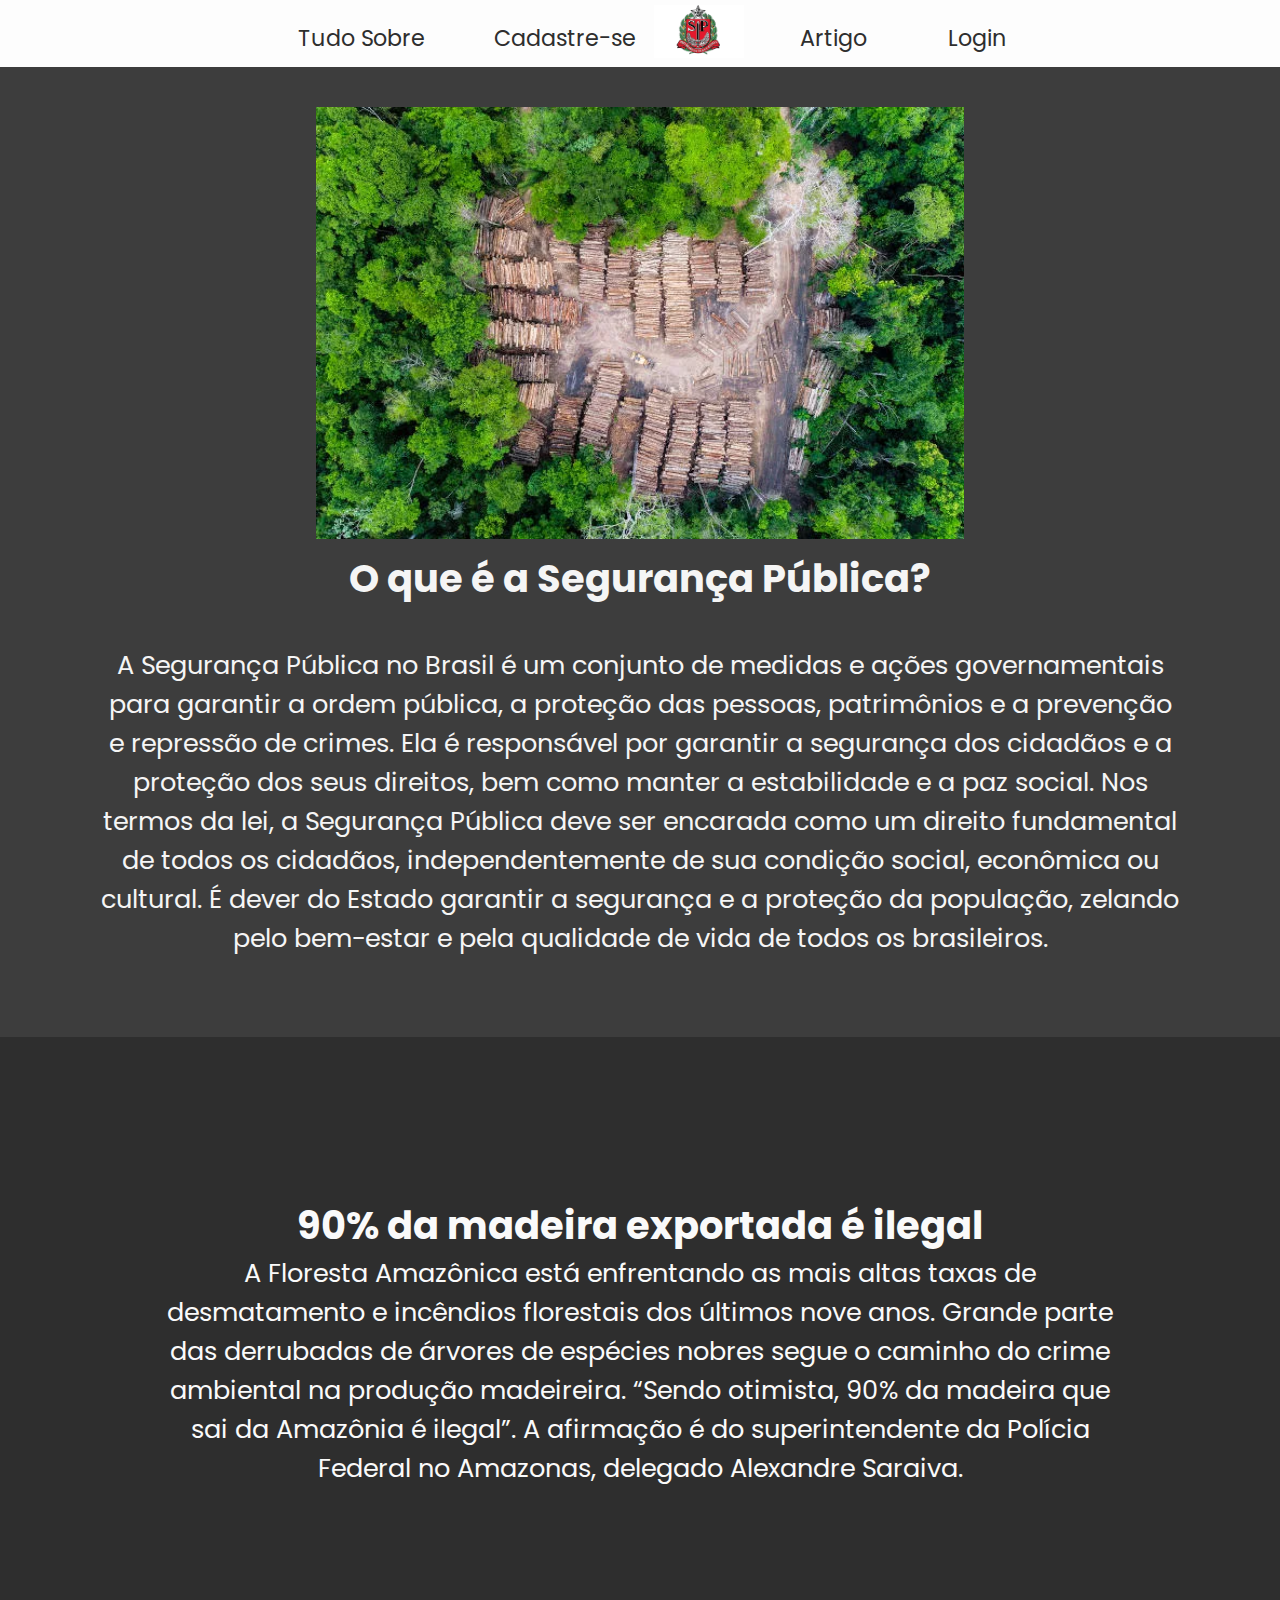
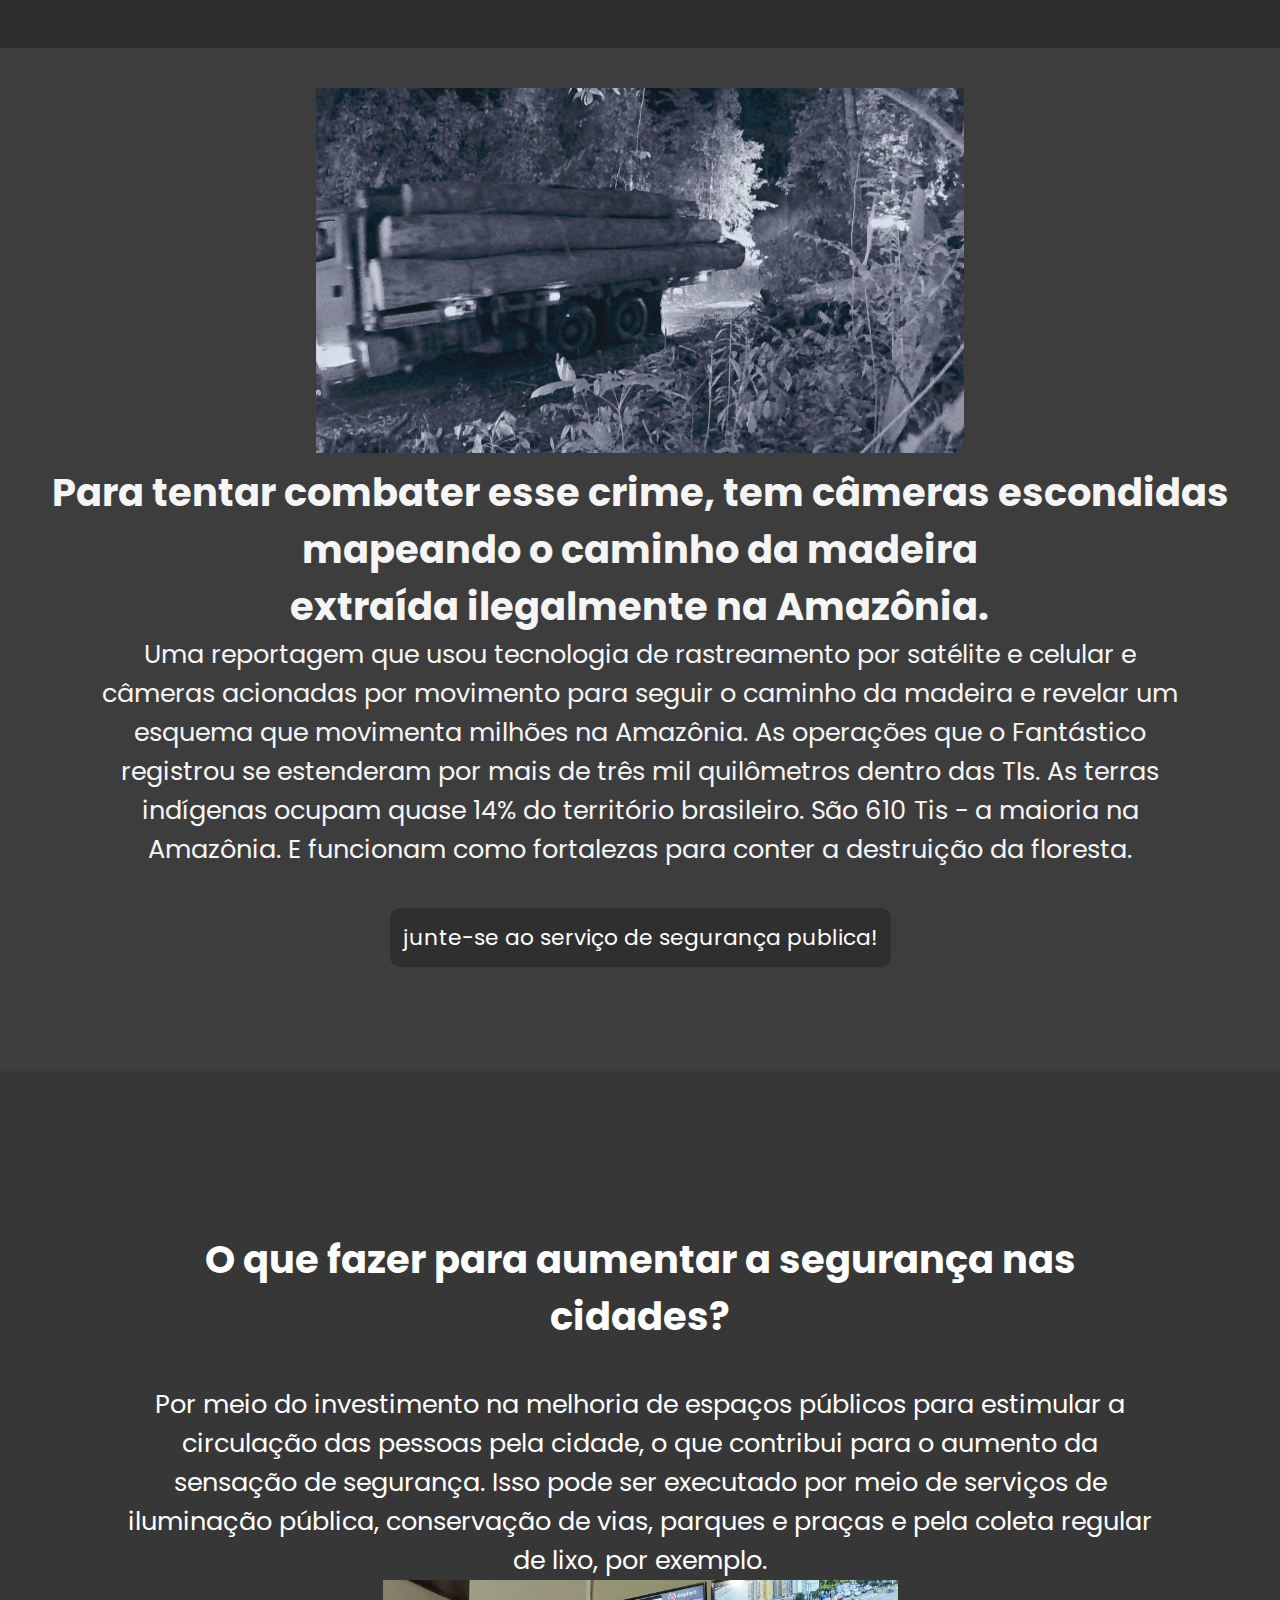
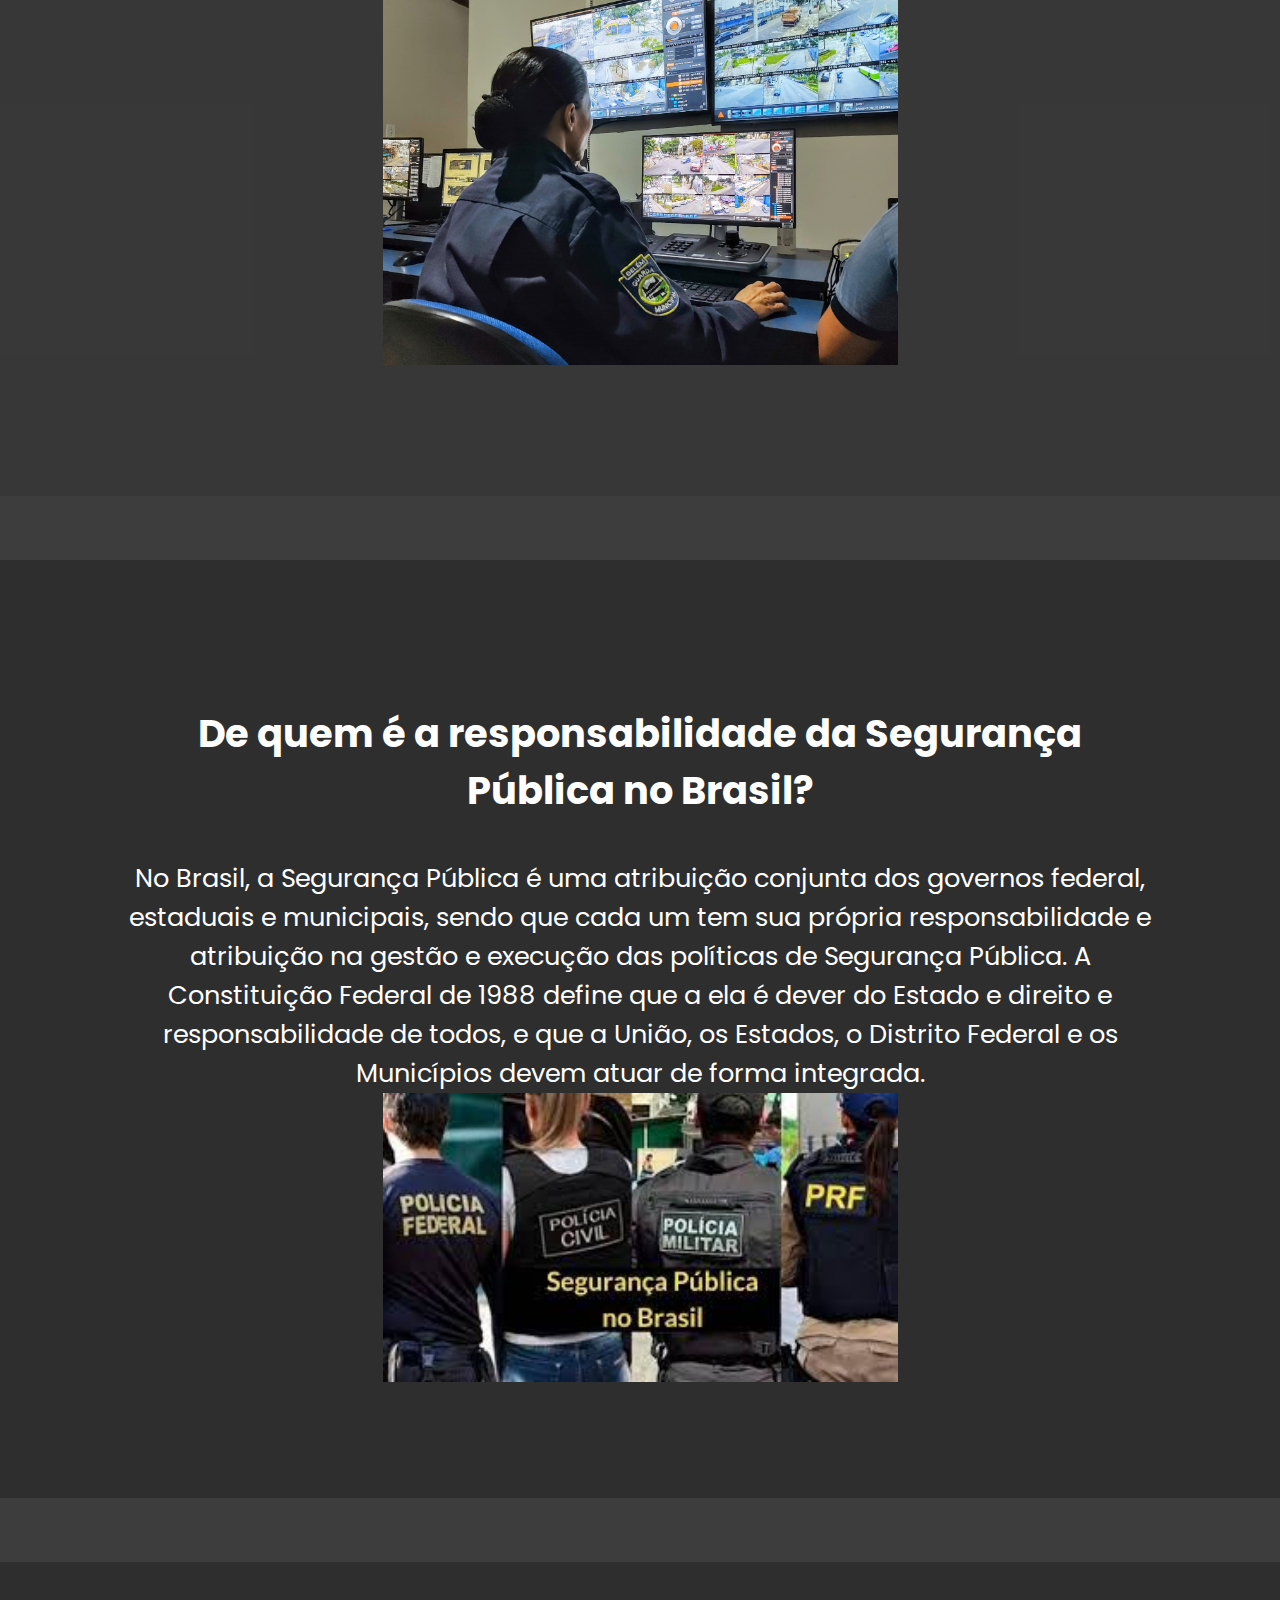
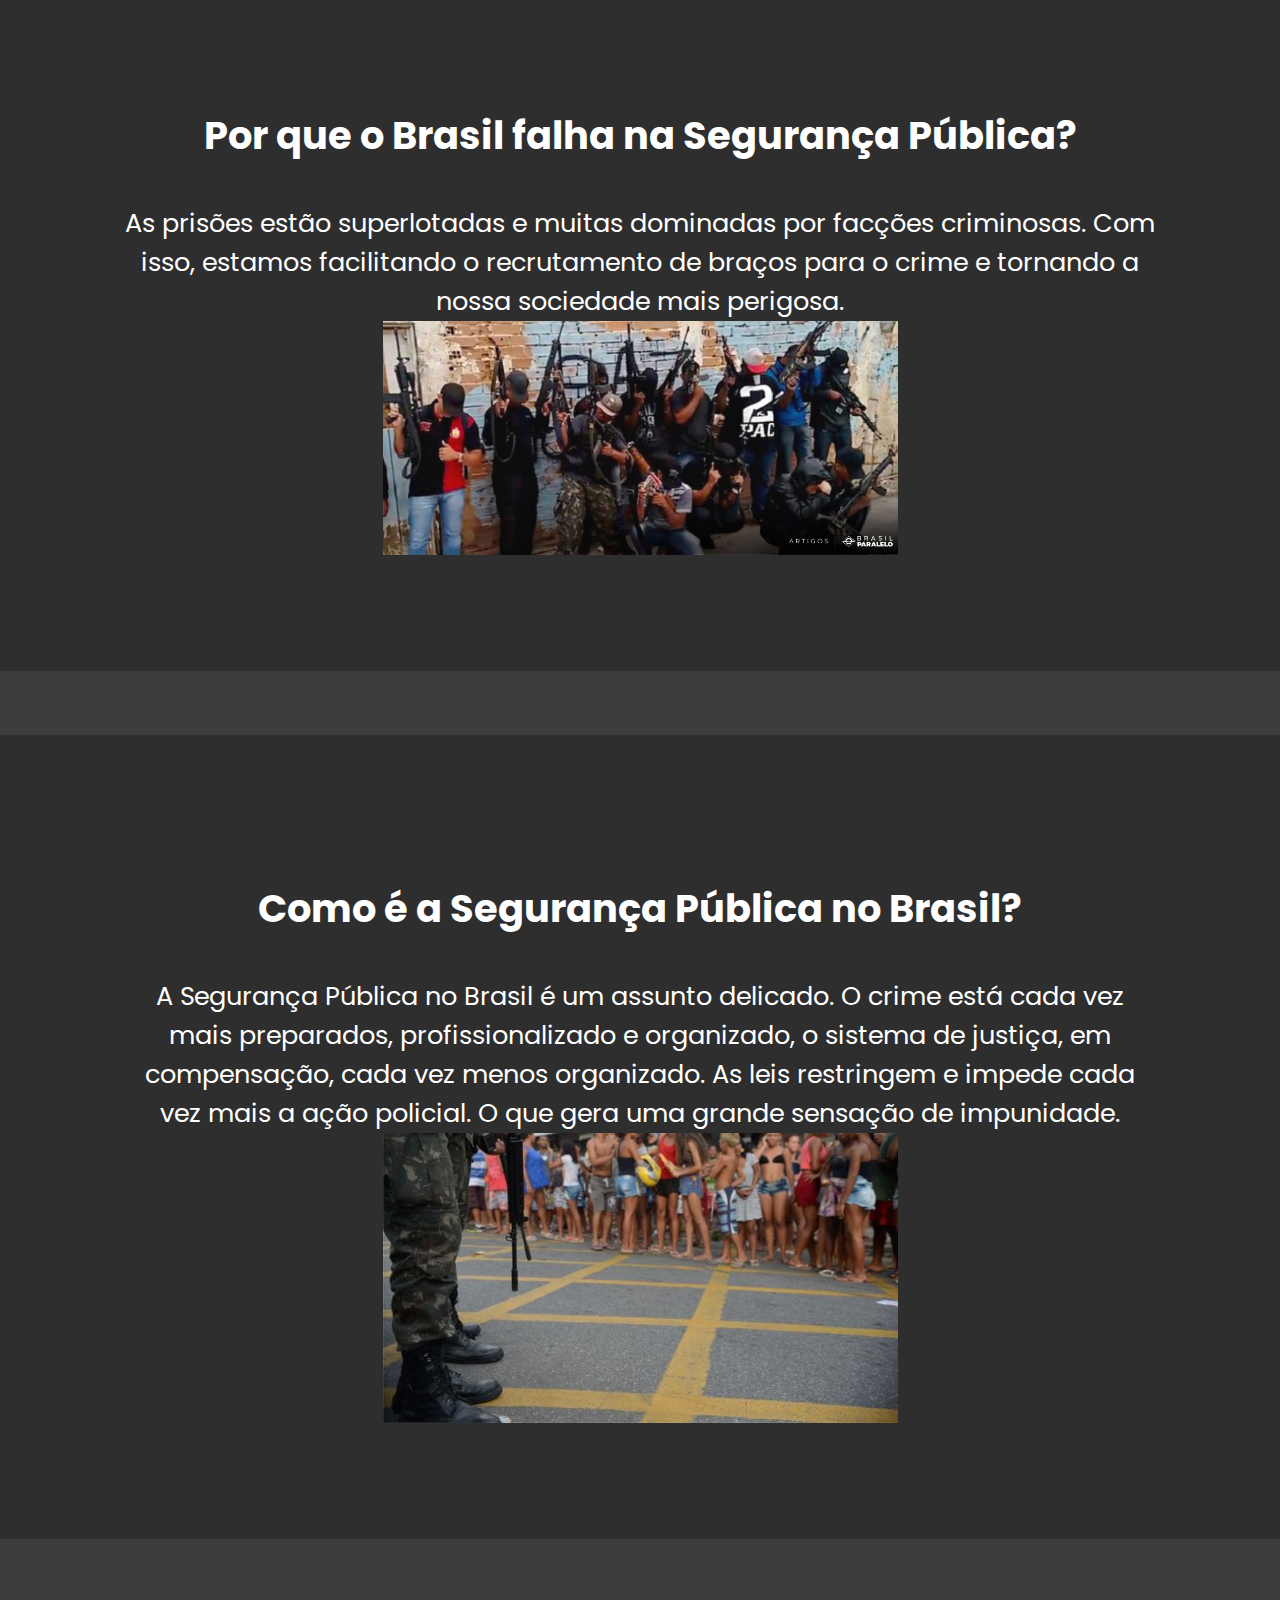
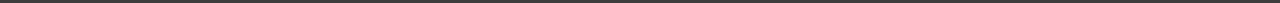
<file: index.html>
<!DOCTYPE html>
<html lang="pt-br">
<head>
    <meta charset="UTF-8">
    <meta http-equiv="X-UA-Compatible" content="IE=edge">
    <meta name="viewport" content="width=device-width, initial-scale=1.0">
    <title>Segurança publica</title>
    <link rel="shortcut icon" href="imagem/logo.png" type="image/x-icon">
    <link rel="stylesheet" href="css/style.css">
    <link rel="preconnect" href="https://fonts.googleapis.com">
<link rel="preconnect" href="https://fonts.gstatic.com" crossorigin>
<link href="https://fonts.googleapis.com/css2?family=Poppins:wght@300&display=swap" rel="stylesheet">
    
</head>
<body>
    <nav id="menu">
        <ul>
           
            <li><a href="paginas/tudoSobre.html">Tudo Sobre</a></li>
            <li><a href="paginas/cadastrese.html">Cadastre-se</a></li>
            <div><a href="index.html"><img src="imagem/logo.png" alt="" width="7%"></a></div>
            <li><a href="paginas/artigos.html">Artigo</a></li>
            <li><a href="paginas/login.html">Login</a></li>
            </ul>
    </nav>
    <div id="inicio">
        <div>
            <img src="imagem/desmatamento.webp" alt="" width="60%" >
             <h1>O que é a Segurança Pública?</h1><br>
             A Segurança Pública no Brasil é um conjunto de medidas e ações governamentais para garantir a ordem pública, a proteção das pessoas, patrimônios e a prevenção e repressão de crimes. Ela é responsável por garantir a segurança dos cidadãos e a proteção dos seus direitos, bem como manter a estabilidade e a paz social. 
Nos termos da lei, a Segurança Pública deve ser encarada como um direito fundamental de todos os cidadãos, independentemente de sua condição social, econômica ou cultural. É dever do Estado garantir a segurança e a proteção da população, zelando pelo bem-estar e pela qualidade de vida de todos os brasileiros. <br><br>
            
        </div> 
       
    </div>
    <aside>
                                                                                                                           
        <main>
            <h2>90% da madeira exportada é ilegal</h2>
            A Floresta Amazônica está enfrentando as mais altas taxas de desmatamento e incêndios florestais dos últimos nove anos. Grande parte das derrubadas de árvores de espécies nobres segue o caminho do crime ambiental na produção madeireira. “Sendo otimista, 90% da madeira que sai da Amazônia é ilegal”. A afirmação é do superintendente da Polícia Federal no Amazonas, delegado Alexandre Saraiva. 
        </main>
    </aside>
    <div id="inicio">
        <div>
            <img src="imagem/cameraarvore.jpg" alt="" width="60%" >
             <p><h1>Para tentar combater esse crime, tem câmeras escondidas<br> mapeando o caminho da madeira<br> extraída ilegalmente na Amazônia. </h1></p>
             Uma reportagem que usou tecnologia de rastreamento por satélite e celular e câmeras acionadas por movimento para seguir o caminho da madeira e revelar um esquema que movimenta milhões na Amazônia. 

As operações que o Fantástico registrou se estenderam por mais de três mil quilômetros dentro das TIs. As terras indígenas ocupam quase 14% do território brasileiro. São 610 Tis - a maioria na Amazônia. E funcionam como fortalezas para conter a destruição da floresta. <br><br>
            
<Ul>
    <li type="none"><a href="paginas/cadastrese.html">junte-se ao serviço de segurança publica!</a></li>
</Ul>
        </div> 
       
    </div>
    <article>
        <div id="aumentarasegurança">    
            
            <div>
                <p><h2>O que fazer para aumentar a segurança nas cidades? </h2>
                Por meio do investimento na melhoria de espaços públicos para estimular a circulação das pessoas pela cidade, o que contribui para o aumento da sensação de segurança. Isso pode ser executado por meio de serviços de iluminação pública, conservação de vias, parques e praças e pela coleta regular de lixo, por exemplo.</p>
                <img src="./imagem/monitoramento.jpg" alt="" width="50%">
            </div>
        </div>
        <div id="responsabilidade">
             <div> 
                <p><h2>De quem é a responsabilidade da Segurança Pública no Brasil?</h2> 
                No Brasil, a Segurança Pública é uma atribuição conjunta dos governos federal, estaduais e municipais, sendo que cada um tem sua própria responsabilidade e atribuição na gestão e execução das políticas de Segurança Pública. A Constituição Federal de 1988 define que a ela é dever do Estado e direito e responsabilidade de todos, e que a União, os Estados, o Distrito Federal e os Municípios devem atuar de forma integrada.</p>
                
                <img src="./imagem/segurançapublica.jpg" alt="" width="50%"> 
             </div>
             
        </div>
        <div id="Brasilfalha">
            
            <div>
                 <P><h2>Por que o Brasil falha na Segurança Pública?</h2>
                 As prisões estão superlotadas e muitas dominadas por facções criminosas. Com isso, estamos facilitando o recrutamento de braços para o crime e tornando a nossa sociedade mais perigosa.</P>
                 <img src="./imagem/falhanasegurança.jpg" alt="" width="50%"> 
            </div> 
        </div>
        <div id="ComoéaSegurança">
            <div>
               <p><h2>Como é a Segurança Pública no Brasil?</h2> 
                A Segurança Pública no Brasil é um assunto delicado. O crime está cada vez mais preparados, profissionalizado e organizado, o sistema de justiça, em compensação, cada vez menos organizado. As leis restringem e impede cada vez mais a ação policial. O que gera uma grande sensação de impunidade.</p>
                <img src="./imagem/comoéasegurança.jpg" alt="" width="50%">  
            </div>
            
        </div>

    </article>
    
</body>
</html>
</file>
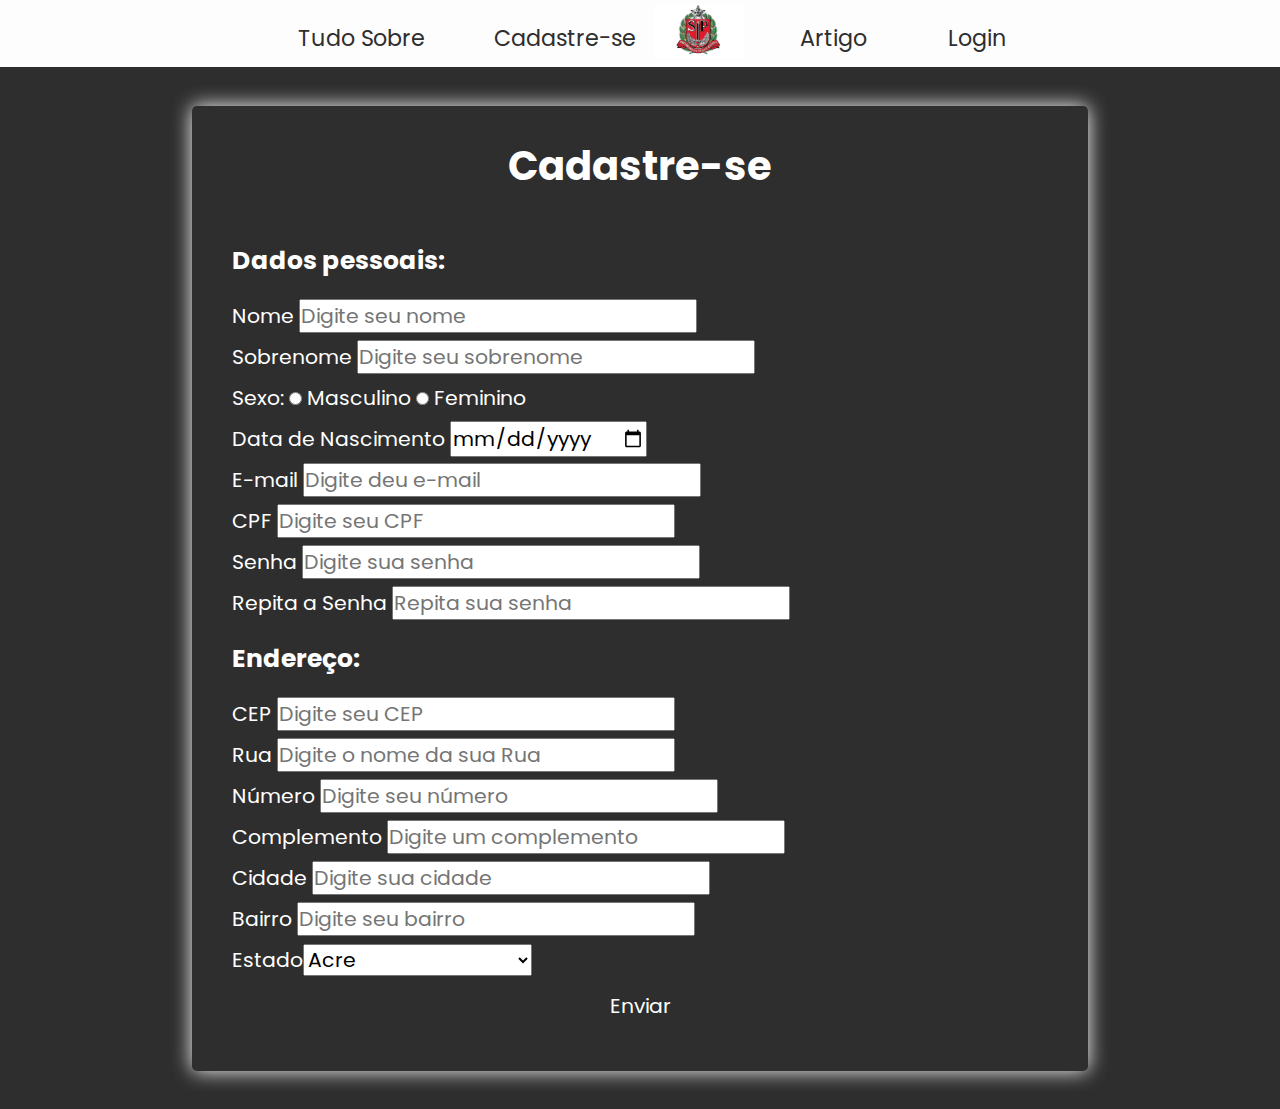
<file: paginas/cadastrese.html>
<!DOCTYPE html>
<html lang="pt-br">
<head>
    <meta charset="UTF-8">
    <meta http-equiv="X-UA-Compatible" content="IE=edge">
    <meta name="viewport" content="width=device-width, initial-scale=1.0">
    <link rel="shortcut icon" href="../imagem/logo.png" type="image/x-icon">
    <link rel="preconnect" href="https://fonts.googleapis.com">
    <link rel="preconnect" href="https://fonts.gstatic.com" crossorigin>
    <link href="https://fonts.googleapis.com/css2?family=Merriweather:wght@300&family=Poppins:wght@300&display=swap" rel="stylesheet">
    <style>
        body {
    font-family: 'Poppins', sans-serif;}
    *{
        margin: 0 auto;
        padding: 0;
        box-sizing: border-box ;
        font-size: 105%;
        font-family: 'poppins', cursive;     
    }
    body{
        background-color: rgba(61, 61, 61);
        background-attachment: fixed;
        background-size: 100%;
    }
    #menu div{
        display: inline;
    }
    
    #menu img{
        
        margin-top: 0.4%;
        margin-bottom: -1%;
    }
       
    #menu{
        background-color: rgb(253, 253, 253);
        text-align: center;
        font-size: 1.5vw;
    }
    #menu ul li{
        display: inline;   
    }
    #menu ul li:last-child{
        float: center;
        padding: 1%; 
        
    }
    #menu ul li a{
        display: inline-block;
        color: rgb(46, 46, 46);
        text-decoration: none;  
        padding: 1%; 
        margin-left: 3%;
     }
     #menu ul li a:hover{
       color: rgb(247, 247, 247);
       text-shadow: 0px 0px 7px rgb(253, 253, 253);
     }
     #menu img:hover{
       text-shadow: 0px 0px 7px rgb(253, 253, 252);
       
       background-image: url(../imagem/logo.png);
       
       
     }
        body{
            background-color: rgba(46,46,46);
            
        }
        form{
                 padding: 40px;
                 background-color:rgba(46,46,46);
                 border-radius: 5px;
                 box-shadow: 0px 0px 20px rgb(253, 253, 253);
                 color:rgb(255, 255, 255);
                 line-height: 40px;
                 margin-block: 3%;
                 width: 70%;        
        }
        form h1{
            font-size: 40px;
            text-align: center;
        }
        form h2{
            font-size: 25px;
            line-height: 70px;
        }
        input[type="button"] {
                background-color: rgba(46,46,46);
                color: #fff;
                border: none;
                padding: 10px;
                border-radius: 5px;
                cursor: pointer;
                text-align: center;
                display: flex;
        }
        input[type="button"]:hover {
                background-color:rgba(46,46,46);
                box-shadow: 0px 0px 20px rgb(255, 255, 255);
        }
        
        
    </style>
    <title>Formulario</title>
</head>
<body>
    <nav id="menu">
        <ul>
            <li><a href="tudoSobre.html">Tudo Sobre</a></li>
            <li><a href="cadastrese.html">Cadastre-se</a></li>
            <div><a href="../index.html"><img src="../imagem/logo.png" alt="" width="7%"></a></div>
            <li><a href="artigos.html">Artigo</a></li>
            <li><a href="login.html">Login</a></li>
        </ul>
    </nav>
    </nav>
    <main>
        <h1></h1>
        <form>
            <form action="cadastresse">
                <h1>Cadastre-se</h1><br>
                <h2>Dados pessoais:</h2>
                    <label for="nome">Nome</label>
                        <input type="name" name="Nome" placeholder="Digite seu nome" id="nome" required=""><br>
        
                    <label for="sobrenome">Sobrenome</label>
                        <input type="name" name="sobrenome" placeholder="Digite seu sobrenome" id="sobrenome" required=""><br>
        
                    <label for="sexo">Sexo:</label>
                        <input type="radio" name="sexo" id="Masculino" value="M" required="">
                    <label for="Masculino">Masculino</label>
                        <input type="radio" name="sexo" id="Feminino" value="F" required="">
                    <label for="Feminino">Feminino</label><br>
        
                    <label for="nascimento">Data de Nascimento</label>
                        <input type="date" name="Data_nascimento" id="nascimento" required=""><br>
        
                    <label for="mail">E-mail</label>
                        <input type="email" name="e-mail" placeholder="Digite deu e-mail" id="mail" required=""><br>
                    
                    <label for="cpf">CPF</label> 
                        <input type="number" name="CPF" placeholder="Digite seu CPF" maxlength="11" minlength="11" id="cpf" required=""><br>
        
                    <label for="senha">Senha</label>
                        <input type="password" placeholder="Digite sua senha" minlength="8" name="senha" id="senha" required=""><br>
        
                    <label for="rsenha">Repita a Senha</label>
                        <input type="password" placeholder="Repita sua senha" minlength="8" name="rsenha" id="rsenha" required=""><br>    
        
                    <h2>Endereço:</h2>
        
                    <label for="cep">CEP</label>
                        <input type="number" name="CEP" placeholder="Digite seu CEP" id="cep" required=""><br>
                    
                    <label for="rua">Rua</label>
                        <input type="text" name="nome_rua" placeholder="Digite o nome da sua Rua" id="rua" required=""><br>
        
                    <label for="n">Número</label>
                        <input type="text" name="numero" placeholder="Digite seu número" id="n" required=""><br>
        
                    <label for="complemento">Complemento</label>
                        <input type="text" name="complemento" placeholder="Digite um complemento" maxlength="50" id="complemento"><br>
                  
                    <label for="cidade">Cidade</label>
                         <input type="text" name="Cidade" placeholder="Digite sua cidade" maxlength="50" minlength="3" id="cidade" required=""><br>
                  
                    <label for="bairro">Bairro</label>
                        <input type="text" name="Bairro" placeholder="Digite seu bairro" maxlength="50" minlength="3" id="bairro" required=""><br>
        
        
                    <label for="estado">Estado</label><select name="Estado" id="estado" required="">
                        <option value="AC">Acre</option>
                        <option value="AL">Alagoas</option>
                        <option value="AP">Amapá</option>
                        <option value="AM">Amazonas</option>
                        <option value="BA">Bahia</option>
                        <option value="CE">Ceará</option>
                        <option value="DF">Distrito Federal</option>
                        <option value="ES">Espírito Santo</option>
                        <option value="GO">Goiás</option>
                        <option value="MA">Maranhão</option>
                        <option value="MT">Mato Grosso</option>
                        <option value="MS">Mato Grosso do Sul</option>
                        <option value="MG">Minas Gerais</option>
                        <option value="PA">Pará</option>
                        <option value="PB">Paraíba</option>
                        <option value="PR">Paraná</option>
                        <option value="PE">Pernambuco</option>
                        <option value="PI">Piauí</option>
                        <option value="RJ">Rio de Janeiro</option>
                        <option value="RN">Rio Grande do Norte</option>
                        <option value="RS">Rio Grande do Sul</option>
                        <option value="RO">Rondônia</option>
                        <option value="RR">Roraima</option>
                        <option value="SC">Santa Catarina</option>
                        <option value="SP">São Paulo</option>
                        <option value="SE">Sergipe</option>
                        <option value="TO">Tocantins</option> 
        
                        </select><input type="button" value="Enviar" onclick="enviar()">  
                                       
                    </form>
            
            

        </select>
        </form>
    </main>
    
</body>
</html>
</file>
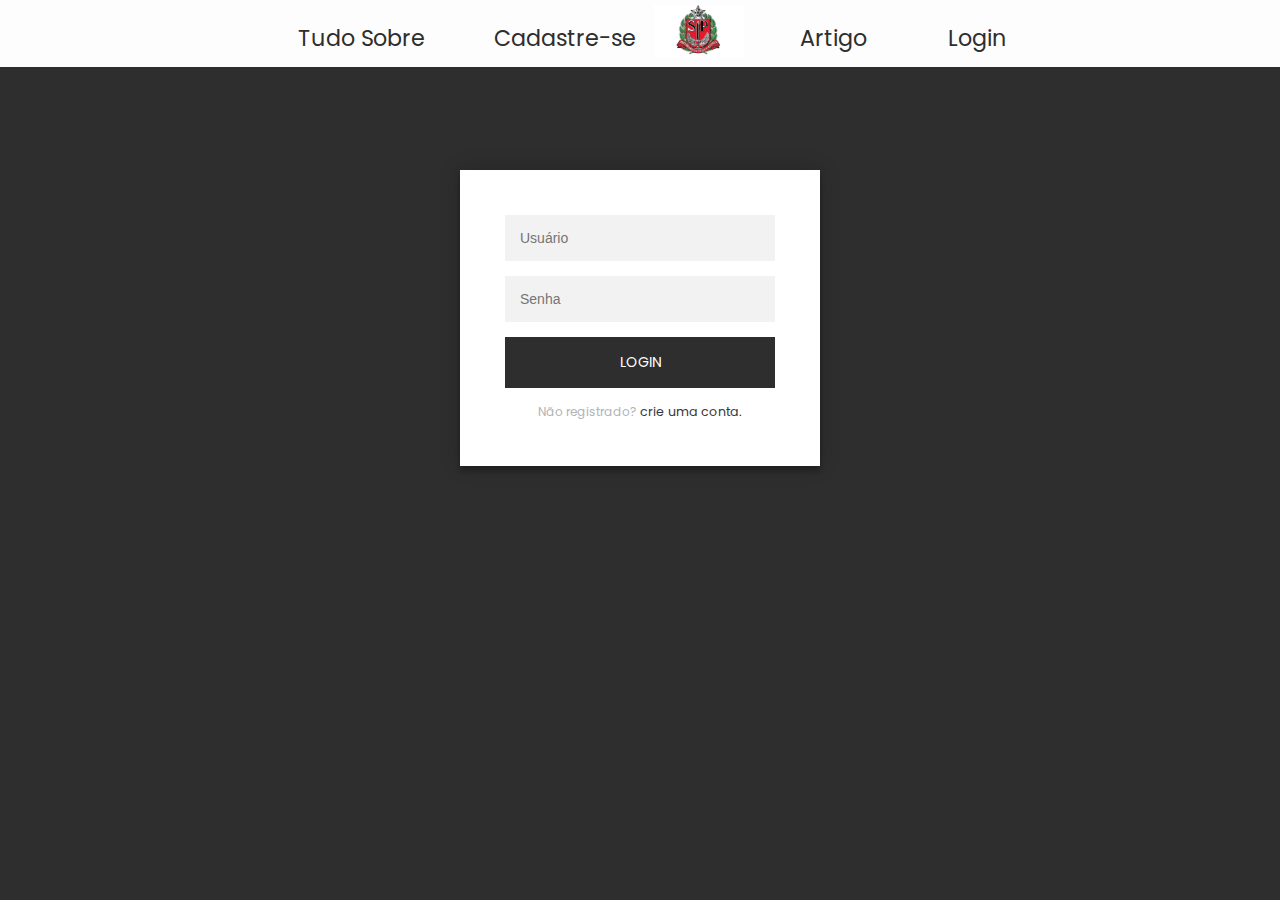
<file: paginas/login.html>
<!DOCTYPE html>
<html lang="pt-br">
<head>
    <meta charset="UTF-8">
    <meta http-equiv="X-UA-Compatible" content="IE=edge">
    <meta name="viewport" content="width=device-width, initial-scale=1.0">
    <link rel="shortcut icon" href="../imagem/logo.png" type="image/x-icon">
    <link rel="preconnect" href="https://fonts.googleapis.com">
<link rel="preconnect" href="https://fonts.gstatic.com" crossorigin>
<link href="https://fonts.googleapis.com/css2?family=Poppins:wght@300&display=swap" rel="stylesheet">
    <title>Login</title>
    
      

<style>
    
body {
    font-family: 'Poppins', sans-serif;}
    *{
        margin: 0 auto;
        padding: 0;
        box-sizing: border-box ;
        font-size: 105%;
        font-family: 'poppins', cursive;     
    }
    body{
        background-color: rgba(61, 61, 61);
       
    }
    #menu div{
        display: inline;
    }
    
    #menu img{
        
        margin-top: 0.4%;
        margin-bottom: -1%;
    }
       
    #menu{
        background-color: rgb(253, 253, 253);
        text-align: center;
        font-size: 1.5vw;
    }
    #menu ul li{
        display: inline;   
    }
    #menu ul li:last-child{
        float: center;
        padding: 1%; 
        
    }
    #menu ul li a{
        display: inline-block;
        color: rgb(46, 46, 46);
        text-decoration: none;  
        padding: 1%; 
        margin-left: 3%;
     }
     #menu ul li a:hover{
       color: rgb(247, 247, 247);
       text-shadow: 0px 0px 7px rgb(253, 253, 253);
     }
     #menu img:hover{
       text-shadow: 0px 0px 7px rgb(253, 253, 252);
       
       background-image: url(../imagem/logo.png);
      
     }
       
      .login-page {
  width: 360px;
  padding: 8% 0 0;
  margin: auto;
}
.form {
  position: relative;
  z-index: 1;
  background: #FFFFFF;
  max-width: 360px;
  margin: 0 auto 100px;
  padding: 45px;
  text-align: center;
  box-shadow: 0 0 20px 0 rgba(0, 0, 0, 0.2), 0 5px 5px 0 rgba(0, 0, 0, 0.24);
}
.form input {
  font-family: "Roboto", sans-serif;
  outline: 0;
  background: #f2f2f2;
  width: 100%;
  border: 0;
  margin: 0 0 15px;
  padding: 15px;
  box-sizing: border-box;
  font-size: 14px;
}
.form button {
  font-family: "poppins", sans-serif;
  text-transform: uppercase;
  outline: 0;
  background: rgba(46,46,46);
  width: 100%;
  border: 0;
  padding: 15px;
  color: #FFFFFF;
  font-size: 14px;
  -webkit-transition: all 0.3 ease;
  transition: all 0.3 ease;
  cursor: pointer;
}
.form button:hover,.form button:active,.form button:focus {
  background: rgba(46,46,46);
}
.form .message {
  margin: 15px 0 0;
  color: #b3b3b3;
  font-size: 12px;
}
.form .message a {
  color: #383838;
  text-decoration: none;
}
.form .register-form {
  display: none;
}
.container {
  position: relative;
  z-index: 1;
  max-width: 300px;
  margin: 0 auto;
}
.container:before, .container:after {
  content: "";
  display: block;
  clear: both;
}
.container .info {
  margin: 50px auto;
  text-align: center;
}
.container .info h1 {
  margin: 0 0 15px;
  padding: 0;
  font-size: 36px;
  font-weight: 300;
  color: #1a1a1a;
}
.container .info span {
  color: #4d4d4d;
  font-size: 12px;
}
.container .info span a {
  color: #000000;
  text-decoration: none;
}
.container .info span .fa {
  color: #EF3B3A;
}
body {
  background: #76b852; /* fallback for old browsers */
  background: rgb(141,194,111);
  background: linear-gradient(90deg, rgba(46,46,46) 0%, rgba(46,46,46) 50%);
  font-family: "Roboto", sans-serif;
  -webkit-font-smoothing: antialiased;
  -moz-osx-font-smoothing: grayscale;      
}
    </style>
    <body><nav id="menu">
        <ul>
           
            <li><a href="tudoSobre.html">Tudo Sobre</a></li>
            <li><a href="cadastrese.html">Cadastre-se</a></li>
            <div><a href="../index.html"><img src="../imagem/logo.png" alt="" width="7%"></a></div>
            <li><a href="artigos.html">Artigo</a></li>
            <li><a href="login.html">Login</a></li>
            </ul>
    </nav>
        <div class="login-page">
        <div class="form">
          <form class="register-form">
            <input type="text" placeholder="nome"/>
            <input type="password" placeholder="senha"/>
            <input type="text" placeholder="email de acesso"/>
            <button>criar</button>
            <p class="message">Já registrado? <a href="#">Entrar</a></p>
          </form>
          <form class="login-form">
            <input type="text" placeholder="Usuário"/>
            <input type="password" placeholder="Senha"/>
            <button>login</button>
            <p class="message">Não registrado? <a href="../paginas/cadastrese.html">crie uma conta.</a></p>
          </form>
        </div>
      </div>

    
</body>
</html>
</file>
<file: css/style.css>
body {
    
font-family: 'Poppins', sans-serif;}
    *{
        margin: 0 auto;
        padding: 0;
        box-sizing: border-box ;
        font-size: 105%;
        font-family: 'poppins', cursive;     
    }
    body{
        background-color: rgba(61, 61, 61);
       
    }
    #menu div{
        display: inline;
    }
    
    #menu img{
        
        margin-top: 0.4%;
        margin-bottom: -1%;
        
    }
       
    #menu{
        background-color: rgb(253, 253, 253);
        text-align: center;
        font-size: 1.5vw;
    }
    #menu ul li{
        display: inline;   
    }
    #menu ul li:last-child{
        float: center;
        padding: 1%; 
        
    }
    #menu ul li a{
        display: inline-block;
        color: rgb(46, 46, 46);
        text-decoration: none;  
        padding: 1%; 
        margin-left: 3%;
     }
     #menu ul li a:hover{
       color: rgb(247, 247, 247);
       text-shadow: 0px 0px 7px rgb(253, 253, 253);
     }
     #menu img:hover{
       text-shadow: 0px 0px 7px rgb(253, 253, 252);
       
       background-image: url(../imagem/logo.png);
       background-size: 101%;
       background-repeat: no-repeat;
       
    
     }
    #inicio{
        display: flex;
        text-align: center;
        background-color: 61, 61, 61;
        color:  rgb(245, 245, 245);
    }
    #inicio div{
        margin-right: 100px;
        margin-left: 100px;
        margin-block: 40px;
        font-size: 2vw;   
    }
    #inicio div h1{
        margin-left: -150px;
        margin-right: -150px;
        font-size: 3vw;
    }
    #inicio div ul a{
        background-color: rgb(48, 47, 47);    
        display: inline-block;
        color: rgb(255, 255, 255);
        text-decoration: none;  
        padding: 13px;
        border-radius: 10px; 
        font-size: 1.7vw;
    }
    #inicio ul li a:hover{
        background-color: rgb(51, 51, 51) ;
        color: rgb(248, 248, 247);
        box-shadow: 0px 0px 20px rgb(70, 70, 69);
    } 
    aside{
        background-color: white;
        background-image: url(../imagem/logo.png);
        background-repeat: no-repeat;
        background-size: 35%        
    }
    aside main{
        text-align: center;
        padding: 160px;
        color:  #fafafa;
        font-size: 2vw;  
        background-color: rgba(46,46,46);
        
    
    }
    aside main h2{
        font-size: 3vw;
    }
    
    #aumentarasegurança{
        background-color: rgba(54, 54, 54, 0.766);
        font-size: 25px;
        display: flex;
        color: rgb(255, 255, 255);
        margin-top: 5%;
    }
    #aumentarasegurança div{
        text-align: center;
        margin-right: 125px;
        margin-left: 125px;
        margin-block: 120px;
        font-size: 2vw;   
    }
    #aumentarasegurança div h2{
        font-size: 3vw;
        margin-block: 40px;
    }
    #responsabilidade{
        display: flex;
        background-color: rgba(46, 46, 46);
        margin-top: 5%;
       
    }
    #responsabilidade div{
        text-align: center;
        margin-right: 125px;
        margin-left: 125px;
        margin-block: 105px;
        font-size: 2vw;
        color:rgb(255, 255, 255);
    }
    #responsabilidade div h2{
        font-size: 3vw;
        margin-block: 40px;
    }
    #Brasilfalha{
        background-color: rgba(46, 46, 46);
        font-size: 25px;
        display: flex;
        color: rgb(255, 255, 255);
        margin-top: 5%;
    }
    #Brasilfalha div{
        text-align: center;
        margin-right: 125px;
        margin-left: 125px;
        margin-block: 105px;
        font-size: 2vw;
        color:rgb(255, 255, 255);
    }
    
    #Brasilfalha div h2{
        font-size: 3vw;
        margin-block: 40px;
    }
    #ComoéaSegurança{
        background-color: rgba(46, 46, 46);
        font-size: 25px;
        display: flex;
        color: rgb(255, 255, 255);
        margin-top: 5%;
        margin-block: 5%;
    }
    #ComoéaSegurança div{
        text-align: center;
        margin-right: 125px;
        margin-left: 125px;
        margin-block: 105px;
        font-size: 2vw;
        }
    #ComoéaSegurança div h2{
            font-size: 3vw;
            margin-block: 40px;
        }
</file>
